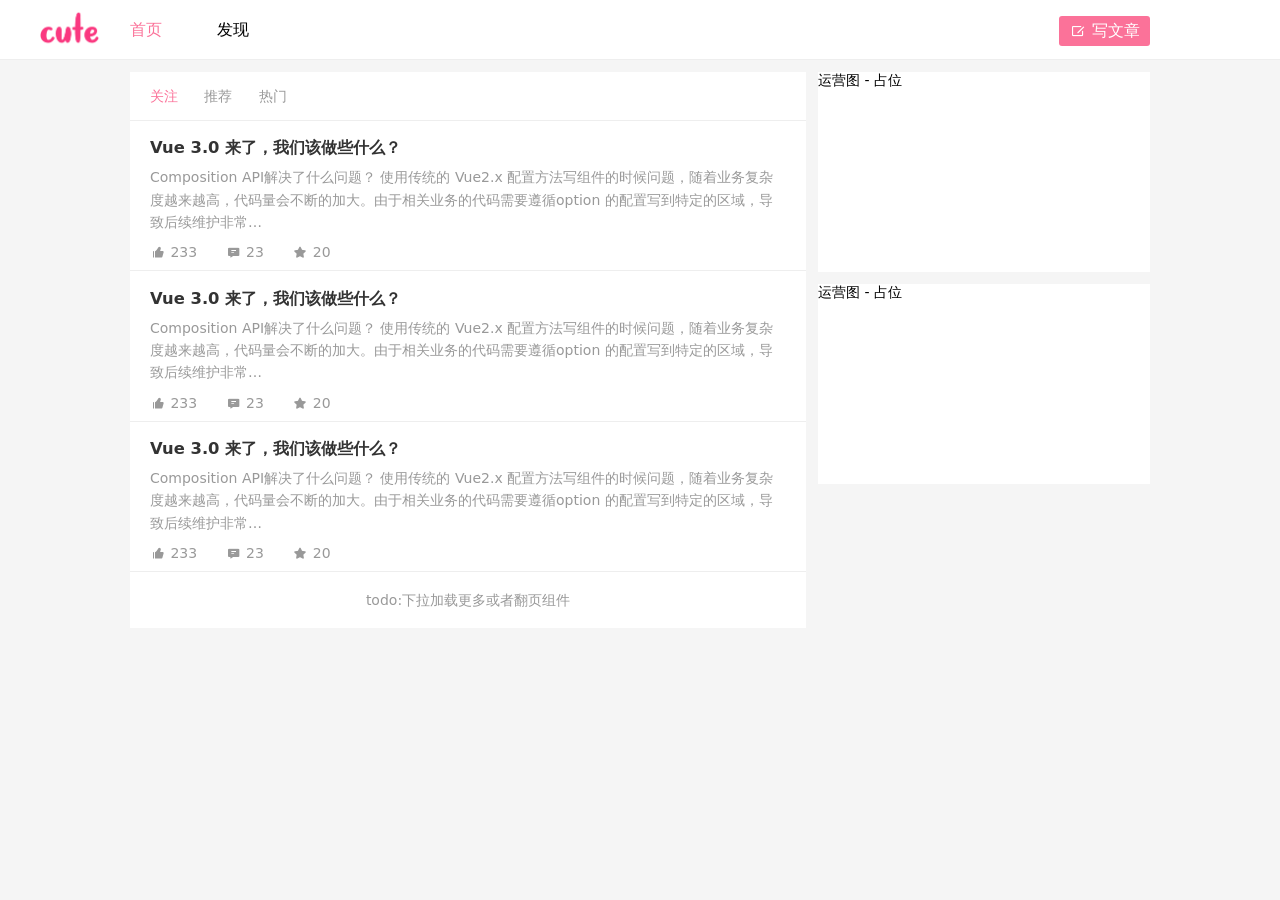
<file: frontend/cute-blog-vanillajs/index.html>
<!DOCTYPE html>
<html>

<head>
    <meta charset="UTF-8">
    <meta name="viewport" content="width=device-width, initial-scale=1.0">
    <meta http-equiv="X-UA-Compatible" content="ie=edge">
    <title>cute blog</title>
    <link rel="stylesheet" href="./font/iconfont.css">
    <link rel="stylesheet" href="./styles/common/common.css">
    <link rel="stylesheet" href="./styles/common/normalize.css">
    <link rel="stylesheet" href="./styles/pages/index.css">
</head>

<body>
    <div class="page-wrapper page-home">
        <div class="top-nav">
            <a href="./index.html"><img class="logo" src="./images/logo.png" alt="logo"></a>
            <div class="nav-wrapper">
                <a class="nav-item nav-item_active" href="./index.html">首页</a>
                <a class="nav-item" href="./explore.html">发现</a>
                <a href="./write.html" class="btn-write-wrapper">
                    <button class="cute-btn-basic nav-btn-write">
                        <span class="icon-btn iconfont icon-editor"></span> 
                        <span>写文章</span>
                    </button>
                </a>
            </div>
        </div>
        <div class="main-wrapper">
            <main class="section-wrapper section-main">
                <div class="tab-wrapper">
                    <div class="tab-item tab-item_active">关注</div>
                    <div class="tab-item">推荐</div>
                    <div class="tab-item">热门</div>
                </div>
                <div class="article-list">
                    <a class="article-item" href="./article.html">
                        <h3>Vue 3.0 来了，我们该做些什么？</h3>
                        <p class="summary">Composition API解决了什么问题？ 使用传统的 Vue2.x
                            配置方法写组件的时候问题，随着业务复杂度越来越高，代码量会不断的加大。由于相关业务的代码需要遵循option 的配置写到特定的区域，导致后续维护非常…</p>
                        <div class="row-num">
                            <span class="num-group">
                                <span class="icon iconfont icon-good-fill"></span>
                                <span>233</span>
                            </span>
                            <span class="num-group">
                                <span class="icon iconfont icon-comments-fill"></span>
                                <span>23</span>
                            </span>
                            <span class="num-group">
                                <span class="icon iconfont icon-collection-fill"></span>
                                <span>20</span>
                            </span>
                        </div>
                    </a>
                    <a class="article-item" href="./article.html">
                        <h3>Vue 3.0 来了，我们该做些什么？</h3>
                        <p class="summary">Composition API解决了什么问题？ 使用传统的 Vue2.x
                            配置方法写组件的时候问题，随着业务复杂度越来越高，代码量会不断的加大。由于相关业务的代码需要遵循option 的配置写到特定的区域，导致后续维护非常…</p>
                        <div class="row-num">
                            <span class="num-group">
                                <span class="icon iconfont icon-good-fill"></span>
                                <span>233</span>
                            </span>
                            <span class="num-group">
                                <span class="icon iconfont icon-comments-fill"></span>
                                <span>23</span>
                            </span>
                            <span class="num-group">
                                <span class="icon iconfont icon-collection-fill"></span>
                                <span>20</span>
                            </span>
                        </div>
                    </a>
                    <a class="article-item" href="./article.html">
                        <h3>Vue 3.0 来了，我们该做些什么？</h3>
                        <p class="summary">Composition API解决了什么问题？ 使用传统的 Vue2.x
                            配置方法写组件的时候问题，随着业务复杂度越来越高，代码量会不断的加大。由于相关业务的代码需要遵循option 的配置写到特定的区域，导致后续维护非常…</p>
                        <div class="row-num">
                            <span class="num-group">
                                <span class="icon iconfont icon-good-fill"></span>
                                <span>233</span>
                            </span>
                            <span class="num-group">
                                <span class="icon iconfont icon-comments-fill"></span>
                                <span>23</span>
                            </span>
                            <span class="num-group">
                                <span class="icon iconfont icon-collection-fill"></span>
                                <span>20</span>
                            </span>
                        </div>
                    </a>

                    <div class="my-pagination">todo:下拉加载更多或者翻页组件</div>
                </div>
            </main>
            <aside class="my-aside">
                <div class="section-wrapper section-aside">
                    运营图 - 占位
                </div>
                <div class="section-wrapper section-aside">
                    运营图 - 占位
                </div>
            </aside>
        </div>
    </div>
</body>

</html>
</file>
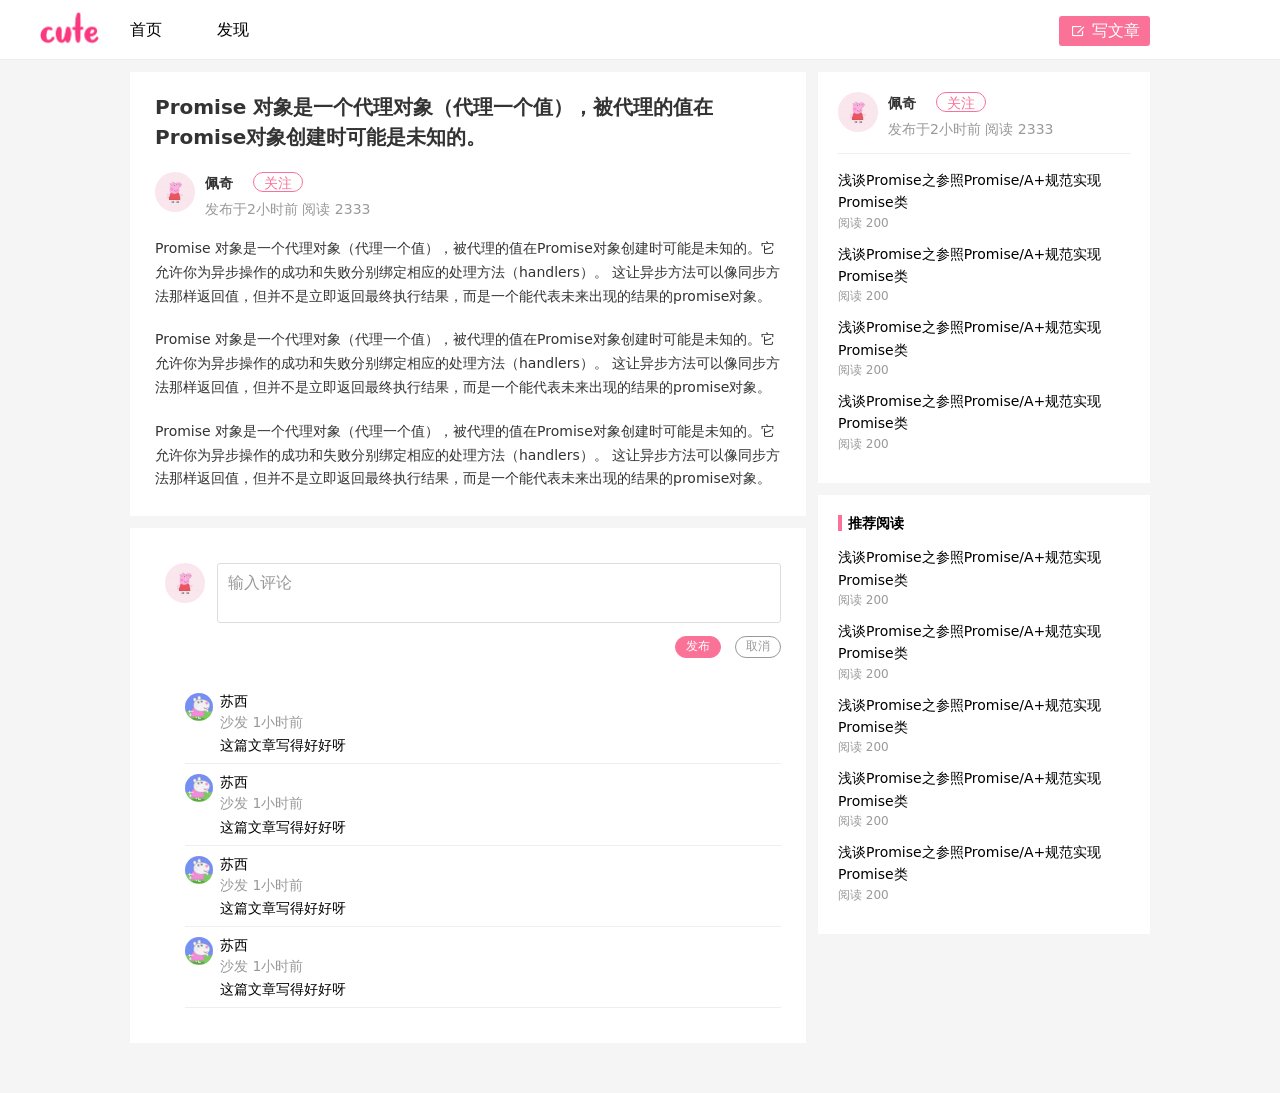
<file: frontend/cute-blog-vanillajs/article.html>
<!DOCTYPE html>
<html lang="zh-CN">

<head>
    <meta charset="UTF-8">
    <meta name="viewport" content="width=device-width, initial-scale=1.0">
    <title>文章详情</title>
    <link rel="stylesheet" href="./font/iconfont.css">
    <link rel="stylesheet" href="./styles/common/common.css">
    <link rel="stylesheet" href="./styles/common/normalize.css">
    <link rel="stylesheet" href="./styles/pages/article.css">
</head>

<body>
    <div class="page-wrapper page-article-detail">
        <div class="top-nav">
            <a href="./index.html"><img class="logo" src="./images/logo.png" alt="logo"></a>
            <div class="nav-wrapper">
                <a class="nav-item" href="./index.html">首页</a>
                <a class="nav-item" href="./explore.html">发现</a>
                <a href="./write.html" class="btn-write-wrapper">
                    <button class="cute-btn-basic nav-btn-write">
                        <span class="icon-btn iconfont icon-editor"></span> 
                        <span>写文章</span>
                    </button>
                </a>
            </div>
        </div>
        <div class="main-wrapper">
            <main class="section-main">
                <article class="section-wrapper section-article">
                    <h1 class="article-title">Promise 对象是一个代理对象（代理一个值），被代理的值在Promise对象创建时可能是未知的。</h1>
                    <div class="author-wrapper">
                        <div class="img-wrapper">
                            <img class="author-avatar" src="./images/avatar-peppa.png" alt="author-avatar">
                        </div>
                        <div class="info-wrapper">
                            <div class="row">
                                <span class="name">佩奇</span>
                                <button class="btn-follow">关注</button>
                            </div>
                            <div class="row row-time">
                                <span class="time">发布于2小时前</span>
                                <span class="read-num">阅读 2333</span>
                            </div>
                        </div>
                    </div>
                    <div class="article-content">
                        <p>Promise 对象是一个代理对象（代理一个值），被代理的值在Promise对象创建时可能是未知的。它允许你为异步操作的成功和失败分别绑定相应的处理方法（handlers）。
                            这让异步方法可以像同步方法那样返回值，但并不是立即返回最终执行结果，而是一个能代表未来出现的结果的promise对象。</p>
                        <p>Promise 对象是一个代理对象（代理一个值），被代理的值在Promise对象创建时可能是未知的。它允许你为异步操作的成功和失败分别绑定相应的处理方法（handlers）。
                            这让异步方法可以像同步方法那样返回值，但并不是立即返回最终执行结果，而是一个能代表未来出现的结果的promise对象。</p>
                        <p>Promise 对象是一个代理对象（代理一个值），被代理的值在Promise对象创建时可能是未知的。它允许你为异步操作的成功和失败分别绑定相应的处理方法（handlers）。
                            这让异步方法可以像同步方法那样返回值，但并不是立即返回最终执行结果，而是一个能代表未来出现的结果的promise对象。</p>
                    </div>
                </article>
                <div class="section-wrapper section-comment">
                    <div class="row">
                        <div class="avatar-wrapper">
                            <img src="./images/avatar-peppa.png" alt="avatar">
                        </div>
                        <div class="comment-input-wrapper">
                            <textarea class="input-comment" placeholder="输入评论" rows="20"></textarea>
                        </div>
                    </div>
                    <div class="row-btn">
                        <button class="cute-btn-small">发布</button>
                        <button class="btn-cancel cute-btn-small cute-btn-gray cute-btn-gray-plain">取消</button>
                    </div>
                    <div class="comment-list">
                        <div class="comment-item">
                            <img class="comment-avatar" src="./images/avatar-suxi.png" alt="avatar">
                            <div class="comment-main">
                                <div class="row row-name">苏西</div>
                                <div class="row row-time">沙发 1小时前</div>
                                <div class="row row-content">这篇文章写得好好呀</div>
                            </div>
                        </div>
                        <div class="comment-item">
                            <img class="comment-avatar" src="./images/avatar-suxi.png" alt="avatar">
                            <div class="comment-main">
                                <div class="row row-name">苏西</div>
                                <div class="row row-time">沙发 1小时前</div>
                                <div class="row row-content">这篇文章写得好好呀</div>
                            </div>
                        </div>
                        <div class="comment-item">
                            <img class="comment-avatar" src="./images/avatar-suxi.png" alt="avatar">
                            <div class="comment-main">
                                <div class="row row-name">苏西</div>
                                <div class="row row-time">沙发 1小时前</div>
                                <div class="row row-content">这篇文章写得好好呀</div>
                            </div>
                        </div>
                        <div class="comment-item">
                            <img class="comment-avatar" src="./images/avatar-suxi.png" alt="avatar">
                            <div class="comment-main">
                                <div class="row row-name">苏西</div>
                                <div class="row row-time">沙发 1小时前</div>
                                <div class="row row-content">这篇文章写得好好呀</div>
                            </div>
                        </div>
                    </div>
                </div>
            </main>
            <aside class="my-aside">
                <div class="section-wrapper section-aside section-aside-author">
                    <div class="author-wrapper">
                        <div class="img-wrapper">
                            <img class="author-avatar" src="./images/avatar-peppa.png" alt="author-avatar">
                        </div>
                        <div class="info-wrapper">
                            <div class="row">
                                <span class="name">佩奇</span>
                                <button class="btn-follow">关注</button>
                            </div>
                            <div class="row row-time">
                                <span class="time">发布于2小时前</span>
                                <span class="read-num">阅读 2333</span>
                            </div>
                        </div>
                    </div>
                    <hr class="author-line">
                    <div class="recommend-list">
                        <div class="recommend-item">
                            <h4>浅谈Promise之参照Promise/A+规范实现Promise类</h4>
                            <span class="time">阅读 200</span>
                        </div>
                        <div class="recommend-item">
                            <h4>浅谈Promise之参照Promise/A+规范实现Promise类</h4>
                            <span class="time">阅读 200</span>
                        </div>
                        <div class="recommend-item">
                            <h4>浅谈Promise之参照Promise/A+规范实现Promise类</h4>
                            <span class="time">阅读 200</span>
                        </div>
                        <div class="recommend-item">
                            <h4>浅谈Promise之参照Promise/A+规范实现Promise类</h4>
                            <span class="time">阅读 200</span>
                        </div>
                    </div>
                </div>
                <div class="section-wrapper section-aside">
                    <div class="section-title section-recommend-title">推荐阅读</div>
                    <div class="recommend-list">
                        <div class="recommend-item">
                            <h4>浅谈Promise之参照Promise/A+规范实现Promise类</h4>
                            <span class="time">阅读 200</span>
                        </div>
                        <div class="recommend-item">
                            <h4>浅谈Promise之参照Promise/A+规范实现Promise类</h4>
                            <span class="time">阅读 200</span>
                        </div>
                        <div class="recommend-item">
                            <h4>浅谈Promise之参照Promise/A+规范实现Promise类</h4>
                            <span class="time">阅读 200</span>
                        </div>
                        <div class="recommend-item">
                            <h4>浅谈Promise之参照Promise/A+规范实现Promise类</h4>
                            <span class="time">阅读 200</span>
                        </div>
                        <div class="recommend-item">
                            <h4>浅谈Promise之参照Promise/A+规范实现Promise类</h4>
                            <span class="time">阅读 200</span>
                        </div>
                    </div>
                </div>
            </aside>
        </div>
    </div>
</body>

</html>
</file>
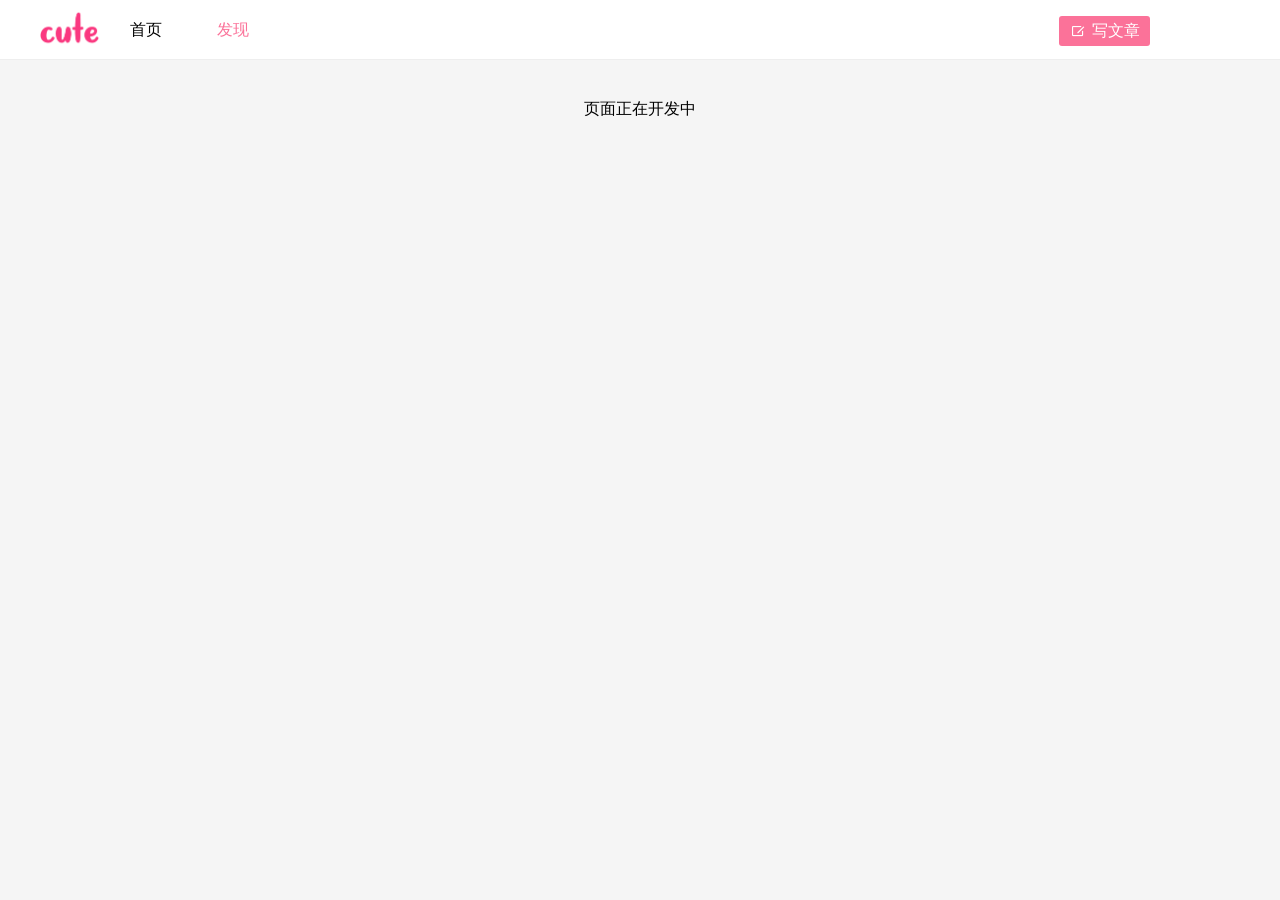
<file: frontend/cute-blog-vanillajs/explore.html>
<!DOCTYPE html>
<html lang="en">

<head>
    <meta charset="UTF-8">
    <meta name="viewport" content="width=device-width, initial-scale=1.0">
    <title>发现</title>
    <link rel="stylesheet" href="./font/iconfont.css">
    <link rel="stylesheet" href="./styles/common/common.css">
    <link rel="stylesheet" href="./styles/common/normalize.css">
</head>

<body>
    <div class="top-nav">
        <a href="./index.html"><img class="logo" src="./images/logo.png" alt="logo"></a>
        <div class="nav-wrapper">
            <a class="nav-item" href="./index.html">首页</a>
            <a class="nav-item nav-item_active" href="./explore.html">发现</a>
            <a href="./write.html" class="btn-write-wrapper">
                <button class="cute-btn-basic nav-btn-write">
                    <span class="icon-btn iconfont icon-editor"></span> 
                    <span>写文章</span>
                </button>
            </a>
        </div>
    </div>
    <p style="text-align: center;margin-top:40px;">页面正在开发中</p>
</body>

</html>
</file>
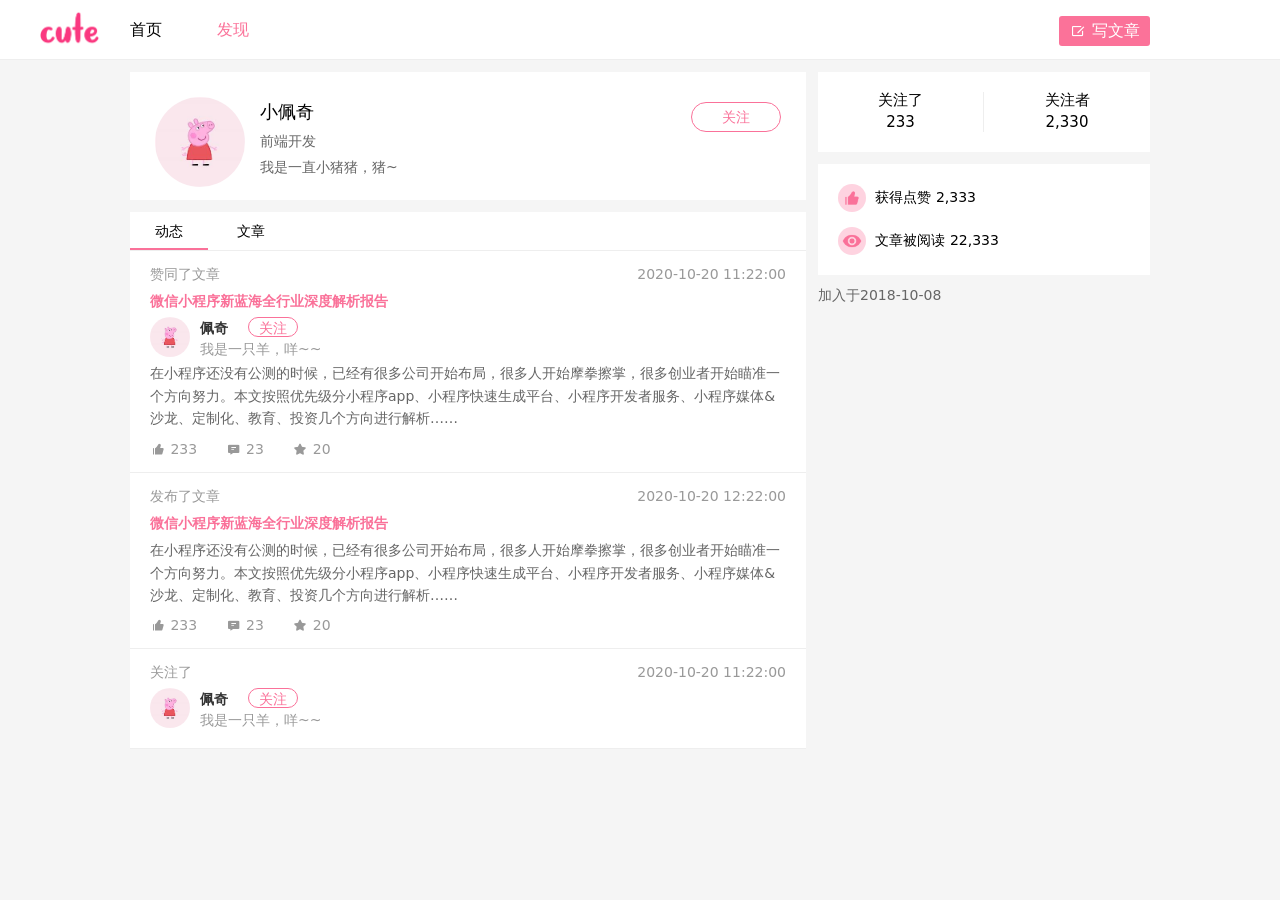
<file: frontend/cute-blog-vanillajs/profile.html>
<!DOCTYPE html>
<html lang="en">

<head>
    <meta charset="UTF-8">
    <meta name="viewport" content="width=device-width, initial-scale=1.0">
    <title>个人主页</title>
    <link rel="stylesheet" href="./font/iconfont.css">
    <link rel="stylesheet" href="./styles/common/common.css">
    <link rel="stylesheet" href="./styles/common/normalize.css">
    <link rel="stylesheet" href="./styles/pages/profile.css">
</head>

<body>
    <div class="page-wrapper page-profile">
        <div class="top-nav">
            <a href="./index.html"><img class="logo" src="./images/logo.png" alt="logo"></a>
            <div class="nav-wrapper">
                <a class="nav-item" href="./index.html">首页</a>
                <a class="nav-item nav-item_active" href="./explore.html">发现</a>
                <a href="./write.html" class="btn-write-wrapper">
                    <button class="cute-btn-basic nav-btn-write">
                        <span class="icon-btn iconfont icon-editor"></span>
                        <span>写文章</span>
                    </button>
                </a>
            </div>
        </div>
        <div class="main-wrapper">
            <main class="section-main">
                <div class="profile-info section-wrapper">
                    <img class="img-avatar" src="./images/avatar-peppa.png" alt="avatar">
                    <div class="info-content">
                        <button class="cute-btn-plain btn-follow-main">关注</button>
                        <div class="row-name">小佩奇</div>
                        <div class="row-job">前端开发</div>
                        <div class="row-desc">我是一直小猪猪，猪~</div>
                    </div>
                </div>
                <div class="section-article section-wrapper">
                    <div class="tab-wrapper">
                        <span class="tab-item tab-item_active">动态</span>
                        <span class="tab-item">文章</span>
                    </div>
                    <div class="tab-content">
                        <div class="feed-card">
                            <div class="row-action">
                                <span>赞同了文章</span>
                                <span class="feed-time">2020-10-20 11:22:00</span>
                            </div>
                            <h4 class="row-title">微信小程序新蓝海全行业深度解析报告</h4>
                            <div class="author-wrapper">
                                <div class="img-wrapper">
                                    <img class="author-avatar" src="./images/avatar-peppa.png" alt="author-avatar">
                                </div>
                                <div class="info-wrapper">
                                    <div class="row">
                                        <span class="name">佩奇</span>
                                        <button class="btn-follow btn-follow-right">关注</button>
                                    </div>
                                    <div class="row row-desc">
                                        我是一只羊，咩~~
                                    </div>
                                </div>
                            </div>
                            <div class="row-summary">
                                在小程序还没有公测的时候，已经有很多公司开始布局，很多人开始摩拳擦掌，很多创业者开始瞄准一个方向努力。本文按照优先级分小程序app、小程序快速生成平台、小程序开发者服务、小程序媒体&沙龙、定制化、教育、投资几个方向进行解析……
                            </div>
                            <div class="row-num">
                                <span class="num-group">
                                    <span class="icon iconfont icon-good-fill"></span>
                                    <span>233</span>
                                </span>
                                <span class="num-group">
                                    <span class="icon iconfont icon-comments-fill"></span>
                                    <span>23</span>
                                </span>
                                <span class="num-group">
                                    <span class="icon iconfont icon-collection-fill"></span>
                                    <span>20</span>
                                </span>
                            </div>
                        </div>
                        <div class="feed-card">
                            <div class="row-action">
                                <span>发布了文章</span>
                                <span class="feed-time">2020-10-20 12:22:00</span>
                            </div>
                            <h4 class="row-title">微信小程序新蓝海全行业深度解析报告</h4>
                            <div class="row-summary">
                                在小程序还没有公测的时候，已经有很多公司开始布局，很多人开始摩拳擦掌，很多创业者开始瞄准一个方向努力。本文按照优先级分小程序app、小程序快速生成平台、小程序开发者服务、小程序媒体&沙龙、定制化、教育、投资几个方向进行解析……
                            </div>
                            <div class="row-num">
                                <span class="num-group">
                                    <span class="icon iconfont icon-good-fill"></span>
                                    <span>233</span>
                                </span>
                                <span class="num-group">
                                    <span class="icon iconfont icon-comments-fill"></span>
                                    <span>23</span>
                                </span>
                                <span class="num-group">
                                    <span class="icon iconfont icon-collection-fill"></span>
                                    <span>20</span>
                                </span>
                            </div>
                        </div>
                        <div class="feed-card">
                            <div class="row-action">
                                <span>关注了</span>
                                <span class="feed-time">2020-10-20 11:22:00</span>
                            </div>
                            <div class="author-wrapper">
                                <div class="img-wrapper">
                                    <img class="author-avatar" src="./images/avatar-peppa.png" alt="author-avatar">
                                </div>
                                <div class="info-wrapper">
                                    <div class="row">
                                        <span class="name">佩奇</span>
                                        <button class="btn-follow btn-follow-right">关注</button>
                                    </div>
                                    <div class="row row-desc">
                                        我是一只羊，咩~~
                                    </div>
                                </div>
                            </div>


                        </div>
                    </div>
                </div>
            </main>
            <aside class="section-aside">
                <div class="section-wrapper section-follow-num">
                    <div class="followee">
                        <div class="text">关注了</div>
                        <div class="num">233</div>
                    </div>
                    <div class="follower">
                        <div class="text">关注者</div>
                        <div class="num">2,330</div>
                    </div>
                </div>
                <div class="section-wrapper section-count-num">
                    <div class="row-count row-count-good">
                        <span class="count-icon icon-count-good"></span>
                        <span class="text">获得点赞 2,333</span>

                    </div>
                    <div class="row-count roe-count-read">
                        <span class="count-icon icon-count-read"></span>
                        <span class="text">文章被阅读 22,333</span>
                    </div>
                </div>
                <div class="join-time">加入于2018-10-08</div>
            </aside>
        </div>
    </div>

</body>

</html>
</file>
<file: frontend/cute-blog-vanillajs/font/iconfont.css>
@font-face {font-family: "iconfont";
  src: url('iconfont.eot?t=1605889307815'); /* IE9 */
  src: url('iconfont.eot?t=1605889307815#iefix') format('embedded-opentype'), /* IE6-IE8 */
  url('[data-uri]') format('woff2'),
  url('iconfont.woff?t=1605889307815') format('woff'),
  url('iconfont.ttf?t=1605889307815') format('truetype'), /* chrome, firefox, opera, Safari, Android, iOS 4.2+ */
  url('iconfont.svg?t=1605889307815#iconfont') format('svg'); /* iOS 4.1- */
}

.iconfont {
  font-family: "iconfont" !important;
  font-size: 16px;
  font-style: normal;
  -webkit-font-smoothing: antialiased;
  -moz-osx-font-smoothing: grayscale;
}

.icon-auto:before {
  content: "\e6eb";
}

.icon-all:before {
  content: "\e6ef";
}

.icon-bussiness-man:before {
  content: "\e6f0";
}

.icon-component:before {
  content: "\e6f2";
}

.icon-code:before {
  content: "\e6f3";
}

.icon-copy:before {
  content: "\e6f4";
}

.icon-dollar:before {
  content: "\e6f5";
}

.icon-history:before {
  content: "\e6f8";
}

.icon-editor:before {
  content: "\e6f6";
}

.icon-data:before {
  content: "\e6f9";
}

.icon-gift:before {
  content: "\e6fa";
}

.icon-integral:before {
  content: "\e6fb";
}

.icon-nav-list:before {
  content: "\e6fd";
}

.icon-pic:before {
  content: "\e6ff";
}

.icon-Notvisible:before {
  content: "\e6fe";
}

.icon-play:before {
  content: "\e701";
}

.icon-rising:before {
  content: "\e703";
}

.icon-QRcode:before {
  content: "\e704";
}

.icon-rmb:before {
  content: "\e705";
}

.icon-similar-product:before {
  content: "\e707";
}

.icon-Exportservices:before {
  content: "\e702";
}

.icon-sendinquiry:before {
  content: "\e70d";
}

.icon-all-fill:before {
  content: "\e718";
}

.icon-favorites-fill:before {
  content: "\e721";
}

.icon-integral-fill:before {
  content: "\e726";
}

.icon-namecard-fill:before {
  content: "\e72a";
}

.icon-pic-fill:before {
  content: "\e72e";
}

.icon-play-fill:before {
  content: "\e72f";
}

.icon-prompt-fill:before {
  content: "\e730";
}

.icon-stop-fill:before {
  content: "\e738";
}

.icon-column:before {
  content: "\e741";
}

.icon-add-account:before {
  content: "\e742";
}

.icon-column1:before {
  content: "\e743";
}

.icon-add:before {
  content: "\e744";
}

.icon-agriculture:before {
  content: "\e745";
}

.icon-years:before {
  content: "\e746";
}

.icon-add-cart:before {
  content: "\e747";
}

.icon-arrow-right:before {
  content: "\e748";
}

.icon-arrow-left:before {
  content: "\e749";
}

.icon-apparel:before {
  content: "\e74a";
}

.icon-all1:before {
  content: "\e74b";
}

.icon-arrow-up:before {
  content: "\e74c";
}

.icon-ascending:before {
  content: "\e74d";
}

.icon-ashbin:before {
  content: "\e74e";
}

.icon-atm:before {
  content: "\e74f";
}

.icon-bad:before {
  content: "\e750";
}

.icon-attachent:before {
  content: "\e751";
}

.icon-browse:before {
  content: "\e752";
}

.icon-beauty:before {
  content: "\e753";
}

.icon-atm-away:before {
  content: "\e754";
}

.icon-assessed-badge:before {
  content: "\e755";
}

.icon-auto1:before {
  content: "\e756";
}

.icon-bags:before {
  content: "\e757";
}

.icon-calendar:before {
  content: "\e758";
}

.icon-cart-full:before {
  content: "\e759";
}

.icon-calculator:before {
  content: "\e75a";
}

.icon-cameraswitching:before {
  content: "\e75b";
}

.icon-cecurity-protection:before {
  content: "\e75c";
}

.icon-category:before {
  content: "\e75d";
}

.icon-close:before {
  content: "\e75e";
}

.icon-certified-supplier:before {
  content: "\e75f";
}

.icon-cart-Empty:before {
  content: "\e760";
}

.icon-code1:before {
  content: "\e761";
}

.icon-color:before {
  content: "\e762";
}

.icon-conditions:before {
  content: "\e763";
}

.icon-confirm:before {
  content: "\e764";
}

.icon-company:before {
  content: "\e765";
}

.icon-ali-clould:before {
  content: "\e766";
}

.icon-copy1:before {
  content: "\e767";
}

.icon-credit-level:before {
  content: "\e768";
}

.icon-coupons:before {
  content: "\e769";
}

.icon-connections:before {
  content: "\e76a";
}

.icon-cry:before {
  content: "\e76b";
}

.icon-costoms-alearance:before {
  content: "\e76c";
}

.icon-clock:before {
  content: "\e76d";
}

.icon-CurrencyConverter:before {
  content: "\e76e";
}

.icon-cut:before {
  content: "\e76f";
}

.icon-data1:before {
  content: "\e770";
}

.icon-Customermanagement:before {
  content: "\e771";
}

.icon-descending:before {
  content: "\e772";
}

.icon-double-arro-right:before {
  content: "\e773";
}

.icon-customization:before {
  content: "\e774";
}

.icon-double-arrow-left:before {
  content: "\e775";
}

.icon-discount:before {
  content: "\e776";
}

.icon-download:before {
  content: "\e777";
}

.icon-dollar1:before {
  content: "\e778";
}

.icon-default-template:before {
  content: "\e779";
}

.icon-editor1:before {
  content: "\e77a";
}

.icon-eletrical:before {
  content: "\e77b";
}

.icon-electronics:before {
  content: "\e77c";
}

.icon-etrical-equipm:before {
  content: "\e77d";
}

.icon-ellipsis:before {
  content: "\e77e";
}

.icon-email:before {
  content: "\e77f";
}

.icon-falling:before {
  content: "\e780";
}

.icon-earth:before {
  content: "\e781";
}

.icon-filter:before {
  content: "\e782";
}

.icon-furniture:before {
  content: "\e783";
}

.icon-folder:before {
  content: "\e784";
}

.icon-feeds:before {
  content: "\e785";
}

.icon-history1:before {
  content: "\e786";
}

.icon-hardware:before {
  content: "\e787";
}

.icon-help:before {
  content: "\e788";
}

.icon-good:before {
  content: "\e789";
}

.icon-Householdappliances:before {
  content: "\e78a";
}

.icon-gift1:before {
  content: "\e78b";
}

.icon-form:before {
  content: "\e78c";
}

.icon-image-text:before {
  content: "\e78d";
}

.icon-hot:before {
  content: "\e78e";
}

.icon-inspection:before {
  content: "\e78f";
}

.icon-leftbutton:before {
  content: "\e790";
}

.icon-jewelry:before {
  content: "\e791";
}

.icon-ipad:before {
  content: "\e792";
}

.icon-leftarrow:before {
  content: "\e793";
}

.icon-integral1:before {
  content: "\e794";
}

.icon-kitchen:before {
  content: "\e795";
}

.icon-inquiry-template:before {
  content: "\e796";
}

.icon-link:before {
  content: "\e797";
}

.icon-libra:before {
  content: "\e798";
}

.icon-loading:before {
  content: "\e799";
}

.icon-listing-content:before {
  content: "\e79a";
}

.icon-lights:before {
  content: "\e79b";
}

.icon-logistics-icon:before {
  content: "\e79c";
}

.icon-messagecenter:before {
  content: "\e79d";
}

.icon-mobile-phone:before {
  content: "\e79e";
}

.icon-manage-order:before {
  content: "\e79f";
}

.icon-move:before {
  content: "\e7a0";
}

.icon-Moneymanagement:before {
  content: "\e7a1";
}

.icon-namecard:before {
  content: "\e7a2";
}

.icon-map:before {
  content: "\e7a3";
}

.icon-Newuserzone:before {
  content: "\e7a4";
}

.icon-multi-language:before {
  content: "\e7a5";
}

.icon-office:before {
  content: "\e7a6";
}

.icon-notice:before {
  content: "\e7a7";
}

.icon-ontimeshipment:before {
  content: "\e7a8";
}

.icon-office-supplies:before {
  content: "\e7a9";
}

.icon-password:before {
  content: "\e7aa";
}

.icon-Notvisible1:before {
  content: "\e7ab";
}

.icon-operation:before {
  content: "\e7ac";
}

.icon-packaging:before {
  content: "\e7ad";
}

.icon-online-tracking:before {
  content: "\e7ae";
}

.icon-packing-labeling:before {
  content: "\e7af";
}

.icon-phone:before {
  content: "\e7b0";
}

.icon-pic1:before {
  content: "\e7b1";
}

.icon-pin:before {
  content: "\e7b2";
}

.icon-play1:before {
  content: "\e7b3";
}

.icon-logistic-logo:before {
  content: "\e7b4";
}

.icon-print:before {
  content: "\e7b5";
}

.icon-product:before {
  content: "\e7b6";
}

.icon-machinery:before {
  content: "\e7b7";
}

.icon-process:before {
  content: "\e7b8";
}

.icon-prompt:before {
  content: "\e7b9";
}

.icon-QRcode1:before {
  content: "\e7ba";
}

.icon-reeor:before {
  content: "\e7bb";
}

.icon-reduce:before {
  content: "\e7bc";
}

.icon-Non-staplefood:before {
  content: "\e7bd";
}

.icon-rejected-order:before {
  content: "\e7be";
}

.icon-resonserate:before {
  content: "\e7bf";
}

.icon-remind:before {
  content: "\e7c0";
}

.icon-responsetime:before {
  content: "\e7c1";
}

.icon-return:before {
  content: "\e7c2";
}

.icon-paylater:before {
  content: "\e7c3";
}

.icon-rising1:before {
  content: "\e7c4";
}

.icon-Rightarrow:before {
  content: "\e7c5";
}

.icon-rmb1:before {
  content: "\e7c6";
}

.icon-RFQ-logo:before {
  content: "\e7c7";
}

.icon-save:before {
  content: "\e7c8";
}

.icon-scanning:before {
  content: "\e7c9";
}

.icon-security:before {
  content: "\e7ca";
}

.icon-salescenter:before {
  content: "\e7cb";
}

.icon-seleted:before {
  content: "\e7cc";
}

.icon-searchcart:before {
  content: "\e7cd";
}

.icon-raw:before {
  content: "\e7ce";
}

.icon-service:before {
  content: "\e7cf";
}

.icon-share:before {
  content: "\e7d0";
}

.icon-signboard:before {
  content: "\e7d1";
}

.icon-shuffling-banner:before {
  content: "\e7d2";
}

.icon-Rightbutton:before {
  content: "\e7d3";
}

.icon-sorting:before {
  content: "\e7d4";
}

.icon-sound-Mute:before {
  content: "\e7d5";
}

.icon-Similarproducts:before {
  content: "\e7d6";
}

.icon-sound-filling:before {
  content: "\e7d7";
}

.icon-suggest:before {
  content: "\e7d8";
}

.icon-stop:before {
  content: "\e7d9";
}

.icon-success:before {
  content: "\e7da";
}

.icon-supplier-features:before {
  content: "\e7db";
}

.icon-switch:before {
  content: "\e7dc";
}

.icon-survey:before {
  content: "\e7dd";
}

.icon-template:before {
  content: "\e7de";
}

.icon-text:before {
  content: "\e7df";
}

.icon-suspended:before {
  content: "\e7e0";
}

.icon-task-management:before {
  content: "\e7e1";
}

.icon-tool:before {
  content: "\e7e2";
}

.icon-Top:before {
  content: "\e7e3";
}

.icon-smile:before {
  content: "\e7e4";
}

.icon-textile-products:before {
  content: "\e7e5";
}

.icon-tradealert:before {
  content: "\e7e6";
}

.icon-topsales:before {
  content: "\e7e7";
}

.icon-tradingvolume:before {
  content: "\e7e8";
}

.icon-training:before {
  content: "\e7e9";
}

.icon-upload:before {
  content: "\e7ea";
}

.icon-RFQ-word:before {
  content: "\e7eb";
}

.icon-viewlarger:before {
  content: "\e7ec";
}

.icon-viewgallery:before {
  content: "\e7ed";
}

.icon-vehivles:before {
  content: "\e7ee";
}

.icon-trust:before {
  content: "\e7ef";
}

.icon-warning:before {
  content: "\e7f0";
}

.icon-warehouse:before {
  content: "\e7f1";
}

.icon-shoes:before {
  content: "\e7f2";
}

.icon-video:before {
  content: "\e7f3";
}

.icon-viewlist:before {
  content: "\e7f4";
}

.icon-set:before {
  content: "\e7f5";
}

.icon-store:before {
  content: "\e7f6";
}

.icon-tool-hardware:before {
  content: "\e7f7";
}

.icon-vs:before {
  content: "\e7f8";
}

.icon-toy:before {
  content: "\e7f9";
}

.icon-sport:before {
  content: "\e7fa";
}

.icon-creditcard:before {
  content: "\e7fb";
}

.icon-contacts:before {
  content: "\e7fc";
}

.icon-checkstand:before {
  content: "\e7fd";
}

.icon-aviation:before {
  content: "\e7fe";
}

.icon-Daytimemode:before {
  content: "\e7ff";
}

.icon-infantmom:before {
  content: "\e800";
}

.icon-discounts:before {
  content: "\e801";
}

.icon-invoice:before {
  content: "\e802";
}

.icon-insurance:before {
  content: "\e803";
}

.icon-nightmode:before {
  content: "\e804";
}

.icon-usercenter:before {
  content: "\e805";
}

.icon-unlock:before {
  content: "\e806";
}

.icon-vip:before {
  content: "\e807";
}

.icon-wallet:before {
  content: "\e808";
}

.icon-landtransportation:before {
  content: "\e809";
}

.icon-voice:before {
  content: "\e80a";
}

.icon-exchangerate:before {
  content: "\e80b";
}

.icon-contacts-fill:before {
  content: "\e80c";
}

.icon-add-account1:before {
  content: "\e80d";
}

.icon-years-fill:before {
  content: "\e80e";
}

.icon-add-cart-fill:before {
  content: "\e80f";
}

.icon-add-fill:before {
  content: "\e810";
}

.icon-all-fill1:before {
  content: "\e811";
}

.icon-ashbin-fill:before {
  content: "\e812";
}

.icon-calendar-fill:before {
  content: "\e813";
}

.icon-bad-fill:before {
  content: "\e814";
}

.icon-bussiness-man-fill:before {
  content: "\e815";
}

.icon-atm-fill:before {
  content: "\e816";
}

.icon-cart-full-fill:before {
  content: "\e817";
}

.icon-cart-Empty-fill:before {
  content: "\e818";
}

.icon-cameraswitching-fill:before {
  content: "\e819";
}

.icon-atm-away-fill:before {
  content: "\e81a";
}

.icon-certified-supplier-fill:before {
  content: "\e81b";
}

.icon-calculator-fill:before {
  content: "\e81c";
}

.icon-clock-fill:before {
  content: "\e81d";
}

.icon-ali-clould-fill:before {
  content: "\e81e";
}

.icon-color-fill:before {
  content: "\e81f";
}

.icon-coupons-fill:before {
  content: "\e820";
}

.icon-cecurity-protection-fill:before {
  content: "\e821";
}

.icon-credit-level-fill:before {
  content: "\e822";
}

.icon-default-template-fill:before {
  content: "\e823";
}

.icon-CurrencyConverter-fill:before {
  content: "\e824";
}

.icon-Customermanagement-fill:before {
  content: "\e825";
}

.icon-discounts-fill:before {
  content: "\e826";
}

.icon-Daytimemode-fill:before {
  content: "\e827";
}

.icon-exl-fill:before {
  content: "\e828";
}

.icon-cry-fill:before {
  content: "\e829";
}

.icon-email-fill:before {
  content: "\e82a";
}

.icon-filter-fill:before {
  content: "\e82b";
}

.icon-folder-fill:before {
  content: "\e82c";
}

.icon-feeds-fill:before {
  content: "\e82d";
}

.icon-gold-supplie-fill:before {
  content: "\e82e";
}

.icon-form-fill:before {
  content: "\e82f";
}

.icon-camera-fill:before {
  content: "\e830";
}

.icon-good-fill:before {
  content: "\e831";
}

.icon-image-text-fill:before {
  content: "\e832";
}

.icon-inspection-fill:before {
  content: "\e833";
}

.icon-hot-fill:before {
  content: "\e834";
}

.icon-company-fill:before {
  content: "\e835";
}

.icon-discount-fill:before {
  content: "\e836";
}

.icon-insurance-fill:before {
  content: "\e837";
}

.icon-inquiry-template-fill:before {
  content: "\e838";
}

.icon-leftbutton-fill:before {
  content: "\e839";
}

.icon-integral-fill1:before {
  content: "\e83a";
}

.icon-help1:before {
  content: "\e83b";
}

.icon-listing-content-fill:before {
  content: "\e83c";
}

.icon-logistic-logo-fill:before {
  content: "\e83d";
}

.icon-Moneymanagement-fill:before {
  content: "\e83e";
}

.icon-manage-order-fill:before {
  content: "\e83f";
}

.icon-multi-language-fill:before {
  content: "\e840";
}

.icon-logistics-icon-fill:before {
  content: "\e841";
}

.icon-Newuserzone-fill:before {
  content: "\e842";
}

.icon-nightmode-fill:before {
  content: "\e843";
}

.icon-office-supplies-fill:before {
  content: "\e844";
}

.icon-notice-fill:before {
  content: "\e845";
}

.icon-mute:before {
  content: "\e846";
}

.icon-order-fill:before {
  content: "\e847";
}

.icon-password1:before {
  content: "\e848";
}

.icon-map1:before {
  content: "\e849";
}

.icon-paylater-fill:before {
  content: "\e84a";
}

.icon-phone-fill:before {
  content: "\e84b";
}

.icon-online-tracking-fill:before {
  content: "\e84c";
}

.icon-play-fill1:before {
  content: "\e84d";
}

.icon-pdf-fill:before {
  content: "\e84e";
}

.icon-phone1:before {
  content: "\e84f";
}

.icon-pin-fill:before {
  content: "\e850";
}

.icon-product-fill:before {
  content: "\e851";
}

.icon-rankinglist-fill:before {
  content: "\e852";
}

.icon-reduce-fill:before {
  content: "\e853";
}

.icon-reeor-fill:before {
  content: "\e854";
}

.icon-pic-fill1:before {
  content: "\e855";
}

.icon-rankinglist:before {
  content: "\e856";
}

.icon-product1:before {
  content: "\e857";
}

.icon-prompt-fill1:before {
  content: "\e858";
}

.icon-resonserate-fill:before {
  content: "\e859";
}

.icon-remind-fill:before {
  content: "\e85a";
}

.icon-Rightbutton-fill:before {
  content: "\e85b";
}

.icon-RFQ-logo-fill:before {
  content: "\e85c";
}

.icon-RFQ-word-fill:before {
  content: "\e85d";
}

.icon-searchcart-fill:before {
  content: "\e85e";
}

.icon-salescenter-fill:before {
  content: "\e85f";
}

.icon-save-fill:before {
  content: "\e860";
}

.icon-security-fill:before {
  content: "\e861";
}

.icon-Similarproducts-fill:before {
  content: "\e862";
}

.icon-signboard-fill:before {
  content: "\e863";
}

.icon-service-fill:before {
  content: "\e864";
}

.icon-shuffling-banner-fill:before {
  content: "\e865";
}

.icon-supplier-features-fill:before {
  content: "\e866";
}

.icon-store-fill:before {
  content: "\e867";
}

.icon-smile-fill:before {
  content: "\e868";
}

.icon-success-fill:before {
  content: "\e869";
}

.icon-sound-filling-fill:before {
  content: "\e86a";
}

.icon-sound-Mute1:before {
  content: "\e86b";
}

.icon-suspended-fill:before {
  content: "\e86c";
}

.icon-tool-fill:before {
  content: "\e86d";
}

.icon-task-management-fill:before {
  content: "\e86e";
}

.icon-unlock-fill:before {
  content: "\e86f";
}

.icon-trust-fill:before {
  content: "\e870";
}

.icon-vip-fill:before {
  content: "\e871";
}

.icon-set1:before {
  content: "\e872";
}

.icon-Top-fill:before {
  content: "\e873";
}

.icon-viewlarger1:before {
  content: "\e874";
}

.icon-voice-fill:before {
  content: "\e875";
}

.icon-warning-fill:before {
  content: "\e876";
}

.icon-warehouse-fill:before {
  content: "\e877";
}

.icon-zip-fill:before {
  content: "\e878";
}

.icon-trade-assurance-fill:before {
  content: "\e879";
}

.icon-vs-fill:before {
  content: "\e87a";
}

.icon-video1:before {
  content: "\e87b";
}

.icon-template-fill:before {
  content: "\e87c";
}

.icon-wallet1:before {
  content: "\e87d";
}

.icon-training1:before {
  content: "\e87e";
}

.icon-packing-labeling-fill:before {
  content: "\e87f";
}

.icon-Exportservices-fill:before {
  content: "\e880";
}

.icon-brand-fill:before {
  content: "\e881";
}

.icon-collection:before {
  content: "\e882";
}

.icon-consumption-fill:before {
  content: "\e883";
}

.icon-collection-fill:before {
  content: "\e884";
}

.icon-brand:before {
  content: "\e885";
}

.icon-rejected-order-fill:before {
  content: "\e886";
}

.icon-homepage-ads-fill:before {
  content: "\e887";
}

.icon-homepage-ads:before {
  content: "\e888";
}

.icon-scenes-fill:before {
  content: "\e889";
}

.icon-scenes:before {
  content: "\e88a";
}

.icon-similar-product-fill:before {
  content: "\e88b";
}

.icon-topraning-fill:before {
  content: "\e88c";
}

.icon-consumption:before {
  content: "\e88d";
}

.icon-topraning:before {
  content: "\e88e";
}

.icon-gold-supplier:before {
  content: "\e88f";
}

.icon-messagecenter-fill:before {
  content: "\e890";
}

.icon-quick:before {
  content: "\e891";
}

.icon-writing:before {
  content: "\e892";
}

.icon-docjpge-fill:before {
  content: "\e893";
}

.icon-jpge-fill:before {
  content: "\e894";
}

.icon-gifjpge-fill:before {
  content: "\e895";
}

.icon-bmpjpge-fill:before {
  content: "\e896";
}

.icon-tifjpge-fill:before {
  content: "\e897";
}

.icon-pngjpge-fill:before {
  content: "\e898";
}

.icon-Hometextile:before {
  content: "\e899";
}

.icon-home:before {
  content: "\e89a";
}

.icon-sendinquiry-fill:before {
  content: "\e89b";
}

.icon-comments-fill:before {
  content: "\e89c";
}

.icon-account-fill:before {
  content: "\e89d";
}

.icon-feed-logo-fill:before {
  content: "\e89e";
}

.icon-feed-logo:before {
  content: "\e89f";
}

.icon-home-fill:before {
  content: "\e8a0";
}

.icon-add-select:before {
  content: "\e8a1";
}

.icon-sami-select:before {
  content: "\e8a2";
}

.icon-camera:before {
  content: "\e8a3";
}

.icon-arrow-down:before {
  content: "\e8a4";
}

.icon-account:before {
  content: "\e8a5";
}

.icon-comments:before {
  content: "\e8a6";
}

.icon-cart-Empty1:before {
  content: "\e8a7";
}

.icon-favorites:before {
  content: "\e8a8";
}

.icon-order:before {
  content: "\e8a9";
}

.icon-search:before {
  content: "\e8aa";
}

.icon-trade-assurance:before {
  content: "\e8ab";
}

.icon-usercenter1:before {
  content: "\e8ac";
}

.icon-tradingdata:before {
  content: "\e8ad";
}

.icon-microphone:before {
  content: "\e8ae";
}

.icon-txt:before {
  content: "\e8af";
}

.icon-xlsx:before {
  content: "\e8b0";
}

.icon-banzhengfuwu:before {
  content: "\e8b1";
}

.icon-cangku:before {
  content: "\e8b2";
}

.icon-daibancaishui:before {
  content: "\e8b3";
}

.icon-jizhuangxiang:before {
  content: "\e8b4";
}

.icon-jiaobiao:before {
  content: "\e8b5";
}

.icon-kehupandian:before {
  content: "\e8b6";
}

.icon-dongtai:before {
  content: "\e8b7";
}

.icon-daikuan:before {
  content: "\e8b8";
}

.icon-shengyijing:before {
  content: "\e8b9";
}

.icon-jiehui:before {
  content: "\e8ba";
}

.icon-fencengpeizhi:before {
  content: "\e8bb";
}

.icon-shenqingjilu:before {
  content: "\e8bc";
}

.icon-shangchuanbeiandanzheng:before {
  content: "\e8bd";
}

.icon-shangchuan:before {
  content: "\e8be";
}

.icon-kehuquanyi:before {
  content: "\e8bf";
}

.icon-suoxiao:before {
  content: "\e8c0";
}

.icon-quanyipeizhi:before {
  content: "\e8c1";
}

.icon-shuangshen:before {
  content: "\e8c2";
}

.icon-tongguan:before {
  content: "\e8c3";
}

.icon-tuishui:before {
  content: "\e8c4";
}

.icon-tongguanshuju:before {
  content: "\e8c5";
}

.icon-kuaidiwuliu:before {
  content: "\e8c6";
}

.icon-wuliuchanpin:before {
  content: "\e8c7";
}

.icon-waihuishuju:before {
  content: "\e8c8";
}

.icon-xinxibar_shouji:before {
  content: "\e8c9";
}

.icon-xinwaizongyewu:before {
  content: "\e8ca";
}

.icon-wuliudingdan:before {
  content: "\e8cb";
}

.icon-zhongjianren:before {
  content: "\e8cc";
}

.icon-xinxibar_zhanghu:before {
  content: "\e8cd";
}

.icon-yidatong:before {
  content: "\e8ce";
}

.icon-zhuanyequanwei:before {
  content: "\e8cf";
}

.icon-zhanghucaozuo:before {
  content: "\e8d0";
}

.icon-xuanzhuandu:before {
  content: "\e8d1";
}

.icon-tuishuirongzi:before {
  content: "\e8d2";
}

.icon-AddProducts:before {
  content: "\e8d3";
}

.icon-ziyingyewu:before {
  content: "\e8d4";
}

.icon-addcell:before {
  content: "\e8d5";
}

.icon-background-color:before {
  content: "\e8d6";
}

.icon-cascades:before {
  content: "\e8d7";
}

.icon-beijing:before {
  content: "\e8d8";
}

.icon-bold:before {
  content: "\e8d9";
}

.icon-zijin:before {
  content: "\e8da";
}

.icon-eraser:before {
  content: "\e8db";
}

.icon-centeralignment:before {
  content: "\e8dc";
}

.icon-click:before {
  content: "\e8dd";
}

.icon-aspjiesuan:before {
  content: "\e8de";
}

.icon-flag:before {
  content: "\e8df";
}

.icon-falg-fill:before {
  content: "\e8e0";
}

.icon-Fee:before {
  content: "\e8e1";
}

.icon-filling:before {
  content: "\e8e2";
}

.icon-Foreigncurrency:before {
  content: "\e8e3";
}

.icon-guanliyuan:before {
  content: "\e8e4";
}
</file>
<file: frontend/cute-blog-vanillajs/styles/common/common.css>
html {
  background: #f5f5f5;
  font-family: -apple-system, system-ui, Segoe UI, Roboto, Ubuntu, Cantarell,
    Noto Sans, sans-serif, BlinkMacSystemFont, Helvetica Neue, PingFang SC,
    Hiragino Sans GB, Microsoft YaHei, Arial;
  word-break: break-word;
  text-rendering: optimizeLegibility;
}

.page-wrapper {
  padding-bottom: 50px;
}

.main-wrapper {
  margin-top: 12px;
}

.section-wrapper {
  background: #fff;
}

/* 顶部导航栏 */
.top-nav {
  height: 60px;
  line-height: 60px;
  background: #fff;
  border-bottom: 1px solid #eee;
}

.top-nav .logo {
  position: absolute;
  width: 60px;
  height: 49px;
  margin-left: 40px;
  top: 6px;
}

.nav-wrapper {
  /* display: inline-block; */
  width: 1020px;
  margin: auto;
  vertical-align: top;
  cursor: pointer;
}

.top-nav a.nav-item_active {
  color: #fb7299;
}

.nav-item {
  display: inline-block;
  vertical-align: top;
  margin-right: 50px;
}

.btn-write-wrapper {
  float: right;
}

.btn-write-wrapper .nav-btn-write {
  height: auto;
  padding-top: 6px;
  padding-bottom: 6px;
  padding-left: 10px;
  padding-right: 10px;
  line-height: 1;
}
.nav-btn-write span {
  vertical-align: middle;
}
.icon-btn {
  font-size: 18px;
}

/* 作者：头像和信息、关注按钮 */
/* 知识点：左边固定，右边填满剩余的空间 */
/* 知识点：垂直居中 */
.author-wrapper {
  height: 45px;
  line-height: 45px;
}
.img-wrapper {
  float: left;
  width: 40px;
  height: 40px;
  border-radius: 50%;
  vertical-align: middle;
}

.author-avatar {
  width: 100%;
  height: 100%;
  border-radius: 50%;
}

.info-wrapper {
  overflow: hidden;
  padding-left: 10px;
  line-height: 1;
  vertical-align: middle;
}

.info-wrapper .name {
  font-size: 14px;
  font-weight: bold;
  color: #333;
}

.btn-follow {
  height: 20px;
  line-height: 20px;
  width: auto;
  padding: 0 10px;
  border: 1px solid #fa7199;
  color: #fa7199;
  background: #fff;
  border-radius: 10px;
  margin-left: 16px;
}
.info-wrapper .row-time {
  color: #999;
  margin-top: 10px;
}

.info-wrapper .row-desc {
  color: #999;
  margin-top: 5px;
}

input,
textarea {
  border-radius: 3px;
  border: 1px solid #dddddd;
  width: 100%;
  height: 40px;
  line-height: 40px;
  color: #fb7299;
  padding-left: 10px;
  padding-right: 10px;
  outline: none;
}

input:focus,
textarea:focus {
  border-color: #fb7299;
}

::-webkit-input-placeholder {
  /* WebKit browsers */
  color: #999;
  font-size: 16px;
}

::-moz-placeholder {
  /* Mozilla Firefox 19+ */
  color: #999;
  font-size: 16px;
}

:-ms-input-placeholder {
  /* Internet Explorer 10+ */
  color: #999;
  font-size: 16px;
}

.cute-btn {
  height: 40px;
  line-height: 40px;
  border: none;
  border-radius: 3px;
  background: #fb7299;
  color: #fff;
  outline: none;
  cursor: pointer;
  /* box-shadow: 0 2px 10px 0 #e65c83; */
  box-shadow: 1px 2px 1px 2px #e65c83;
}

.cute-btn-basic {
  height: 40px;
  line-height: 40px;
  border: none;
  border-radius: 3px;
  background: #fb7299;
  color: #fff;
  outline: none;
  cursor: pointer;
}

.cute-btn:active {
  /* background: #e65c83; */
  transform: translateY(1px);
}

a {
  color: inherit;
  text-decoration: none;
}

a:visited {
  color: inherit;
}

.cute-tag {
  padding: 10px 16px;
  font-size: 14px;
  border: 1px solid #999;
  border-radius: 4px;
  color: #777;
  cursor: pointer;
}
</file>
<file: frontend/cute-blog-vanillajs/styles/pages/index.css>
.page-home {
}

.main-wrapper {
  width: 1020px;
  margin: auto;
  margin-top: 12px;
  font-size: 0;
  /* 消除由回车键带来的3像素间距  （是3像素还是几像素来着，记不清 = =） */
}

.section-main {
  display: inline-block;
  width: 676px;
  font-size: 14px;
  vertical-align: top;
}

.my-aside {
  display: inline-block;
  width: 332px;
  margin-left: 12px;
  font-size: 14px;
  vertical-align: top;
}

.section-aside {
  height: 200px;
  margin-bottom: 12px;
}

.tab-wrapper {
  padding: 16px 20px;
  border-bottom: 1px solid #eee;
}

.tab-item {
  display: inline-block;
  color: #999;
  margin-right: 22px;
  cursor: pointer;
}

.tab-item_active {
  color: #fb7299;
}

/* article-item */
.article-item {
  display: inline-block;
  padding: 10px 20px;
  border-bottom: 1px solid #eee;
}

.article-item h3 {
  color: #333;
  margin-block-start: 0.5em;
  margin-block-end: 0.5em;
}

.article-item .summary {
  color: #999;
  line-height: 1.6;
}

.row-num {
  margin-top: 10px;
  color: #999;
}

.num-group {
  margin-right: 24px;
  vertical-align: middle;
  line-height: 1;
}

.num-group span {
  vertical-align: middle;
  /* background: pink; */
}

/* 翻页 */
.my-pagination {
  text-align: center;
  color: #999;
  padding: 20px;
}
</file>
<file: frontend/cute-blog-vanillajs/styles/pages/article.css>
.main-wrapper {
  width: 1020px;
  margin: auto;
  font-size: 0;
  margin-top: 12px;
  /* 消除由回车键带来的3像素间距  （是3像素还是几像素来着，记不清 = =） */
}

.section-main {
  display: inline-block;
  width: 676px;
  font-size: 14px;
  vertical-align: top;
}

.my-aside {
  display: inline-block;
  width: 332px;
  margin-left: 12px;
  font-size: 14px;
  vertical-align: top;
}

/* 文章 */
.section-article {
  padding: 20px 25px 25px 25px;
}

.article-title {
  font-size: 20px;
  color: #333;
  line-height: 1.5;
  margin-bottom: 20px;
}

.article-content {
  margin-top: 20px;
}

.article-content p {
  font-size: 14px;
  color: #333;
  line-height: 1.7;
  margin-top: 20px;
}

/* 评论 */
.section-comment {
  margin-top: 12px;
  padding: 35px 25px 35px 35px;
}

.avatar-wrapper {
  float: left;
  width: 40px;
  height: 40px;
}

.avatar-wrapper img {
  width: 100%;
  height: 100%;
  border-radius: 50%;
}

.comment-input-wrapper {
  overflow: hidden;
  padding-left: 12px;
}

.input-comment {
  padding: 10px;
  height: 60px;
  resize: none;
  color: #333;
}

.row-btn {
  text-align: right;
  margin-top: 10px;
}

.cute-btn-small {
  border-radius: 3px;
  border: 1px solid #fb7299;
  border-radius: 20px;
  padding: 3px 10px;
  background: #fb7299;
  color: #fff;
  outline: none;
  cursor: pointer;
  font-size: 12px;
}

.cute-btn-gray-plain {
  border: 1px solid #999;
  background: #fff;
  color: #999;
}

.btn-cancel {
  margin-left: 10px;
}

/* 评论列表 */
.comment-list {
  padding-left: 20px;
  margin-top: 25px;
}

.comment-item {
  border-bottom: 1px solid #eee;
  padding-top: 10px;
  padding-bottom: 10px;
}
.comment-avatar {
  float: left;
  width: 28px;
  height: 28px;
  border-radius: 50%;
}

.comment-main {
  padding-left: 35px;
}
.row-name {
  margin-bottom: 5px;
}

.row-time {
  margin-bottom: 7px;
  color: #999;
}

/* 侧边推荐位 */
.section-aside {
  margin-bottom: 12px;
  padding: 20px;
}

.section-aside-author .author-wrapper {
  margin-bottom: 16px;
}

.author-line {
  border: none;
  height: 1px;
  background: #eee;
}

.recommend-list {
  margin-top: 15px;
}

.section-recommend-title {
  border-left: 4px solid #fa7199;
  padding-left: 6px;
  font-size: 14px;
  font-weight: bold;
}

.recommend-item {
  margin-bottom: 12px;
}

.recommend-item h4 {
  font-size: 14px;
  font-weight: normal;
  line-height: 1.6;
}

.recommend-item .time {
  color: #999;
  margin-top: 5px;
  font-size: 12px;
}
</file>
<file: frontend/cute-blog-vanillajs/styles/pages/profile.css>
/* layout */
.main-wrapper {
  width: 1020px;
  margin: auto;
  margin-top: 12px;
  font-size: 0;
  /* 消除由回车键带来的3像素间距  （是3像素还是几像素来着，记不清 = =） */
}

.section-main {
  display: inline-block;
  width: 676px;
  font-size: 14px;
  vertical-align: top;
}

.section-aside {
  display: inline-block;
  width: 332px;
  margin-left: 12px;
  font-size: 14px;
  vertical-align: top;
}

.profile-info {
  padding: 25px;
}

.img-avatar {
  float: left;
  width: 90px;
  height: 90px;
  border-radius: 50%;
}

.info-content {
  padding-left: 105px;
}

.row-name {
  font-size: 18px;
  font-weight: 500;
  margin-top: 5px;
}

.row-job {
  color: #666;
  margin-top: 10px;
}

.row-desc {
  color: #666;
  margin-top: 10px;
}

.btn-follow-main {
  float: right;
  padding: 6px 30px;
  background: #fff;
  color: #fa7199;
  border: 1px solid #fa7199;
  border-radius: 20px;
  cursor: pointer;
  outline: none;
}

/* 动态和文章列表部分 */
.tab-wrapper {
  border-bottom: 1px solid #eee;
}

.tab-item {
  display: inline-block;
  padding: 11px 25px;
  cursor: pointer;
}

.tab-item_active {
  position: relative;
}

.tab-item_active::after {
  content: "";
  position: absolute;
  left: 0;
  right: 0;
  bottom: 0;
  height: 2px;
  background: #fa7199;
}

.section-article {
  margin-top: 12px;
}

/* feed-card */
.feed-card {
  padding: 15px 20px;
  border-bottom: 1px solid #eee;
}

.feed-card .row-action {
  margin-bottom: 8px;
  color: #999;
}

.feed-time {
  float: right;
}

.row-title {
  color: #fa7199;
  cursor: pointer;
  line-height: 1.6;
  margin-bottom: 5px;
}

.row-summary {
  line-height: 1.6;
  color: #666;
}

.row-num {
  margin-top: 10px;
  color: #999;
}

.num-group {
  margin-right: 24px;
  vertical-align: middle;
  line-height: 1;
}

.num-group span {
  vertical-align: middle;
  /* background: pink; */
}

/* 侧边 */
.section-follow-num {
  padding-top: 20px;
  padding-bottom: 20px;
  font-size: 0;
}

.section-follow-num .text,
.section-follow-num .num {
  font-size: 15px;
}

.followee,
.follower {
  display: inline-block;
  width: 50%;
  text-align: center;
}

.followee {
  border-right: 1px solid #eee;
}

.section-follow-num .num {
  margin-top: 5px;
}

.section-count-num {
  margin-top: 12px;
  padding: 20px;
}

.count-icon {
  display: inline-block;
  vertical-align: middle;
  width: 28px;
  height: 28px;
  background-color: #fed3e0;
  border-radius: 15px;
  background-size: 20px 20px;
  background-repeat: no-repeat;
  background-position: center center;
  margin-right: 5px;
}

.icon-count-good {
  background-image: url("./../../images/icon-good-pink.png");
}

.icon-count-read {
  background-image: url("./../../images/icon-eye-pink.png");
}

.roe-count-read {
  margin-top: 15px;
}

.join-time{
    margin-top: 12px;
    color: #666;
}
</file>
